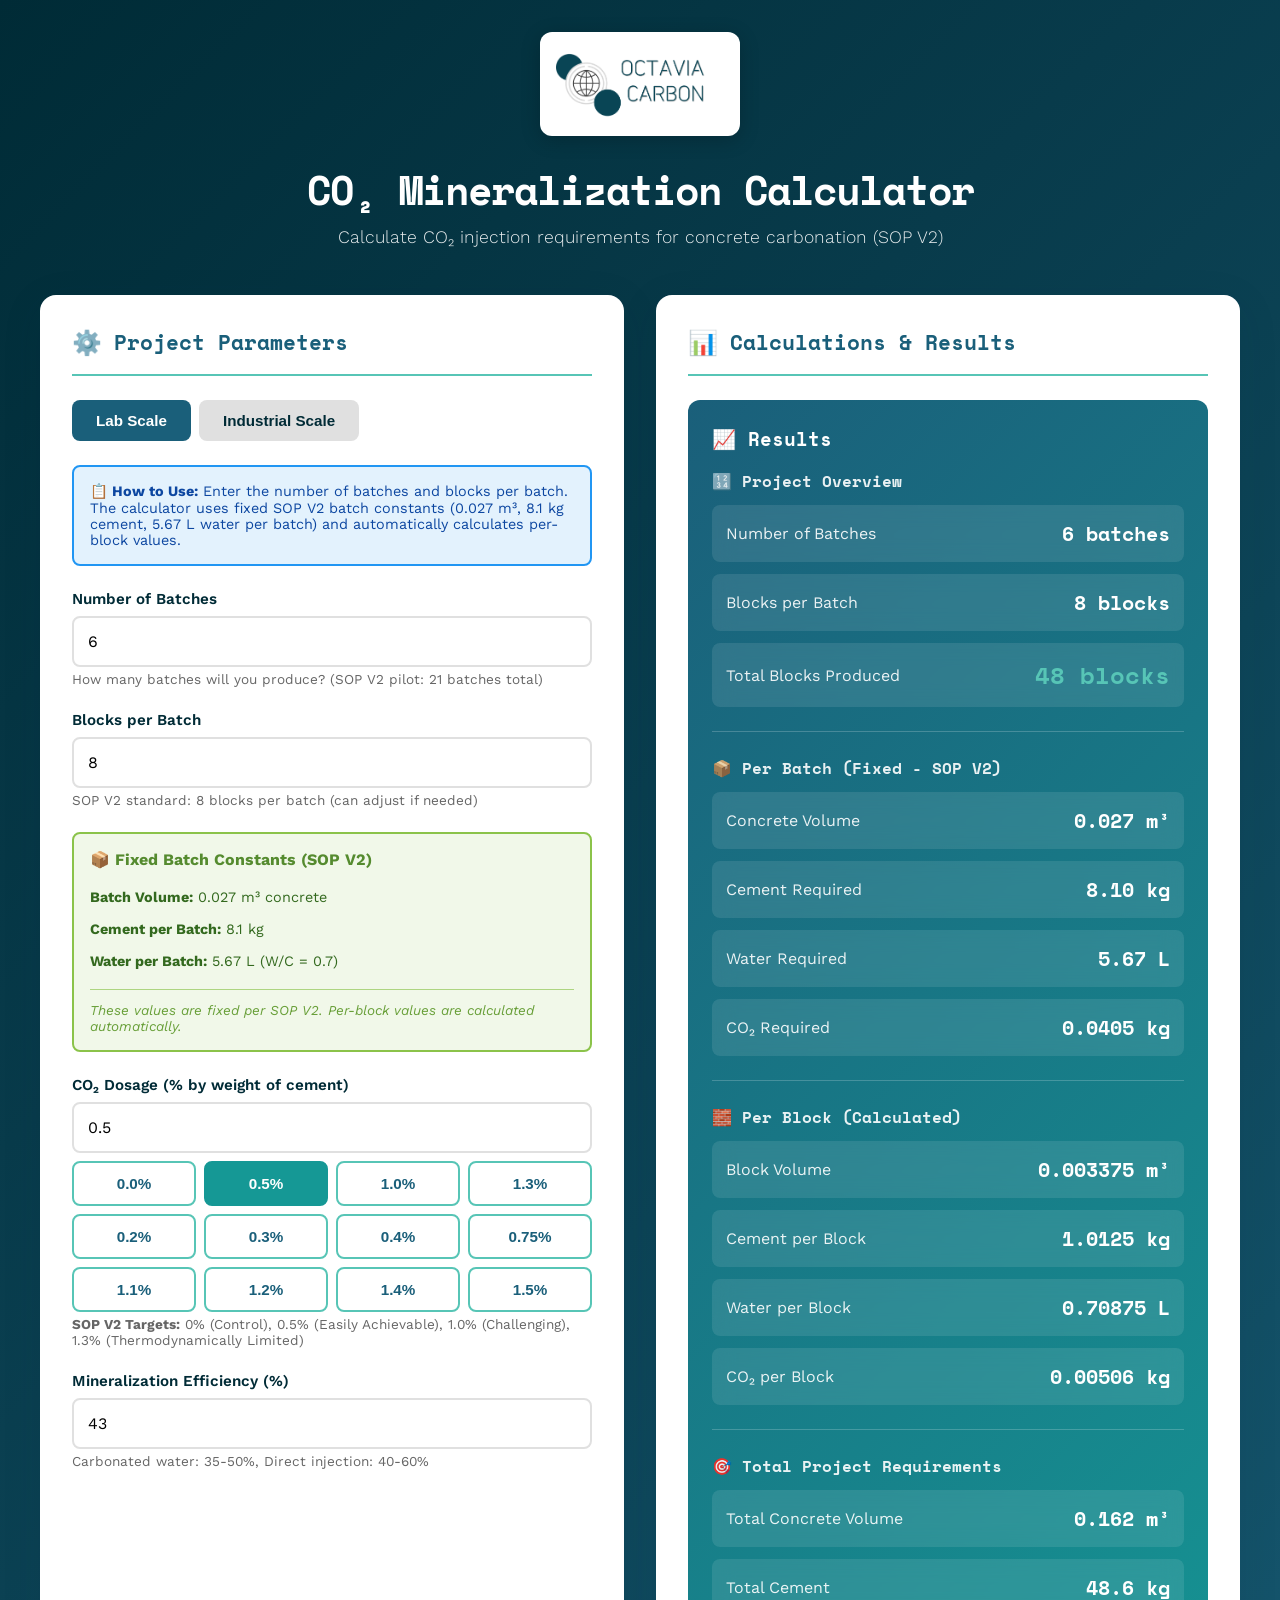
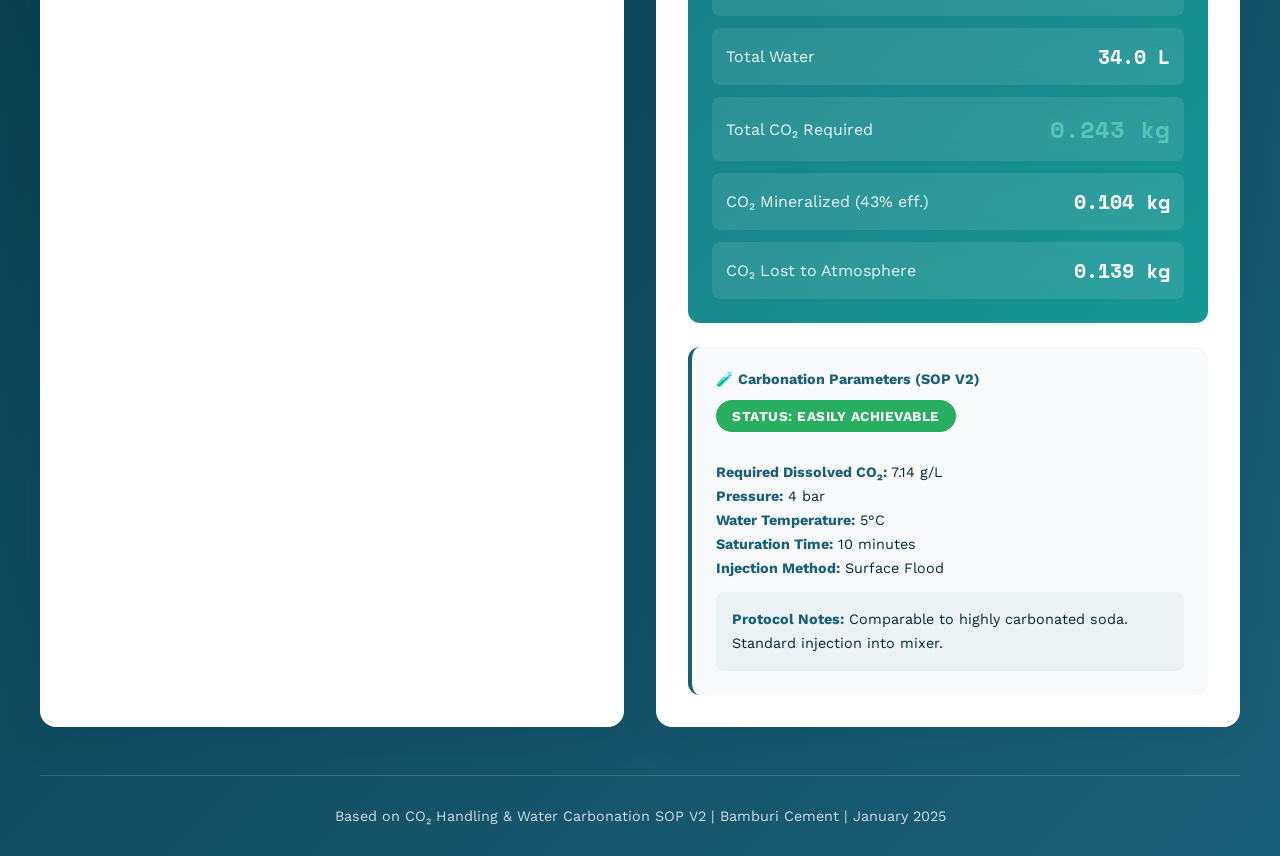
<file: index.html>
<!DOCTYPE html>
<html lang="en">
<head>
    <meta charset="UTF-8">
    <meta name="viewport" content="width=device-width, initial-scale=1.0">
    <title>CO₂ Mineralization Calculator | Bamburi Cement - SOP V2</title>
    <link rel="stylesheet" href="styles.css">
</head>
<body>
    <div class="container">
        <div class="header">
            <div class="logo-container">
                <img src="Octavia Logo.svg" alt="Octavia Logo" class="logo">
            </div>
            <h1>CO₂ Mineralization Calculator</h1>
            <p>Calculate CO₂ injection requirements for concrete carbonation (SOP V2)</p>
        </div>
        
        <div class="calculator-grid">
            <!-- Input Card -->
            <div class="card">
                <div class="card-header">
                    <span class="icon">⚙️</span>
                    <h2>Project Parameters</h2>
                </div>
                
                <div class="tabs">
                    <button class="tab active" onclick="switchTab('lab')">Lab Scale</button>
                    <button class="tab" onclick="switchTab('industrial')">Industrial Scale</button>
                </div>
                
                <!-- Lab Scale Tab -->
                <div id="lab-tab" class="tab-content active">
                    <div class="info-box">
                        <strong>📋 How to Use:</strong> Enter the number of batches and blocks per batch. 
                        The calculator uses fixed SOP V2 batch constants (0.027 m³, 8.1 kg cement, 5.67 L water per batch) 
                        and automatically calculates per-block values.
                    </div>
                    
                    <div class="input-group">
                        <label>Number of Batches</label>
                        <input type="number" id="lab-batches" value="6" min="1" step="1" oninput="calculate()">
                        <div class="input-helper">How many batches will you produce? (SOP V2 pilot: 21 batches total)</div>
                    </div>
                    
                    <div class="input-group">
                        <label>Blocks per Batch</label>
                        <input type="number" id="lab-blocks-per-batch" value="8" min="1" step="1" oninput="calculate()">
                        <div class="input-helper">SOP V2 standard: 8 blocks per batch (can adjust if needed)</div>
                    </div>
                    
                    <div class="fixed-constants-box">
                        <h4>📦 Fixed Batch Constants (SOP V2)</h4>
                        <div class="constant-item">
                            <strong>Batch Volume:</strong> 0.027 m³ concrete
                        </div>
                        <div class="constant-item">
                            <strong>Cement per Batch:</strong> 8.1 kg
                        </div>
                        <div class="constant-item">
                            <strong>Water per Batch:</strong> 5.67 L (W/C = 0.7)
                        </div>
                        <div class="helper-note">
                            These values are fixed per SOP V2. Per-block values are calculated automatically.
                        </div>
                    </div>
                </div>
                
                <!-- Industrial Scale Tab -->
                <div id="industrial-tab" class="tab-content">
                    <div class="disclaimer-box">
                        <strong>⚠️ Note:</strong> Industrial scale calculations are based on general principles. 
                        SOP V2 focuses on lab/pilot scale testing. Use these calculations as estimates only.
                    </div>
                    
                    <div class="input-group">
                        <label>Production Volume (m³/year)</label>
                        <input type="number" id="ind-volume" value="100000" min="1000" step="1000" oninput="calculate()">
                        <div class="input-helper">Annual concrete production</div>
                    </div>
                    
                    <div class="input-group">
                        <label>Cement Content (kg/m³)</label>
                        <input type="number" id="ind-cement" value="350" min="100" step="10" oninput="calculate()">
                        <div class="input-helper">Typical: 300-400 kg/m³</div>
                    </div>
                    
                    <div class="input-group">
                        <label>Operating Days per Year</label>
                        <input type="number" id="ind-days" value="250" min="100" max="365" oninput="calculate()">
                        <div class="input-helper">Typical: 250 days</div>
                    </div>
                    
                    <div class="input-group">
                        <label>Cement Reduction Factor (%)</label>
                        <input type="number" id="cement-reduction" value="5" min="0" max="10" step="0.5" oninput="calculate()">
                        <div class="input-helper">Based on research: typically 3-5% achievable with CO₂ mineralization</div>
                    </div>
                </div>
                
                <!-- CO2 Dosage Selection -->
                <div class="input-group">
                    <label>CO₂ Dosage (% by weight of cement)</label>
                    <input type="number" id="dosage" value="0.5" step="0.05" min="0" max="1.5" oninput="calculate()">
                    <div class="dosage-buttons">
                        <button class="dosage-btn" onclick="setDosage(0)">0.0%</button>
                        <button class="dosage-btn active" onclick="setDosage(0.5)">0.5%</button>
                        <button class="dosage-btn" onclick="setDosage(1.0)">1.0%</button>
                        <button class="dosage-btn" onclick="setDosage(1.3)">1.3%</button>
                    </div>
                    <div class="dosage-buttons-extended">
                        <button class="dosage-btn" onclick="setDosage(0.2)">0.2%</button>
                        <button class="dosage-btn" onclick="setDosage(0.3)">0.3%</button>
                        <button class="dosage-btn" onclick="setDosage(0.4)">0.4%</button>
                        <button class="dosage-btn" onclick="setDosage(0.75)">0.75%</button>
                    </div>
                    <div class="dosage-buttons-extended">
                        <button class="dosage-btn" onclick="setDosage(1.1)">1.1%</button>
                        <button class="dosage-btn" onclick="setDosage(1.2)">1.2%</button>
                        <button class="dosage-btn" onclick="setDosage(1.4)">1.4%</button>
                        <button class="dosage-btn" onclick="setDosage(1.5)">1.5%</button>
                    </div>
                    <div class="input-helper">
                        <strong>SOP V2 Targets:</strong> 0% (Control), 0.5% (Easily Achievable), 1.0% (Challenging), 1.3% (Thermodynamically Limited)
                    </div>
                </div>
                
                <div class="input-group">
                    <label>Mineralization Efficiency (%)</label>
                    <input type="number" id="efficiency" value="43" min="10" max="100" oninput="calculate()">
                    <div class="input-helper">Carbonated water: 35-50%, Direct injection: 40-60%</div>
                </div>
            </div>
            
            <!-- Results Card -->
            <div class="card">
                <div class="card-header">
                    <span class="icon">📊</span>
                    <h2>Calculations & Results</h2>
                </div>
                
                <div id="results-container">
                    <!-- Results will be populated by JavaScript -->
                </div>
                
                <div id="carbonation-params">
                    <!-- Carbonation parameters will be shown here -->
                </div>
            </div>
        </div>
        
        <div class="footer">
            <p>Based on CO₂ Handling & Water Carbonation SOP V2 | Bamburi Cement | January 2025</p>
        </div>
    </div>
    
    <script src="calculator.js"></script>
</body>
</html>
</file>
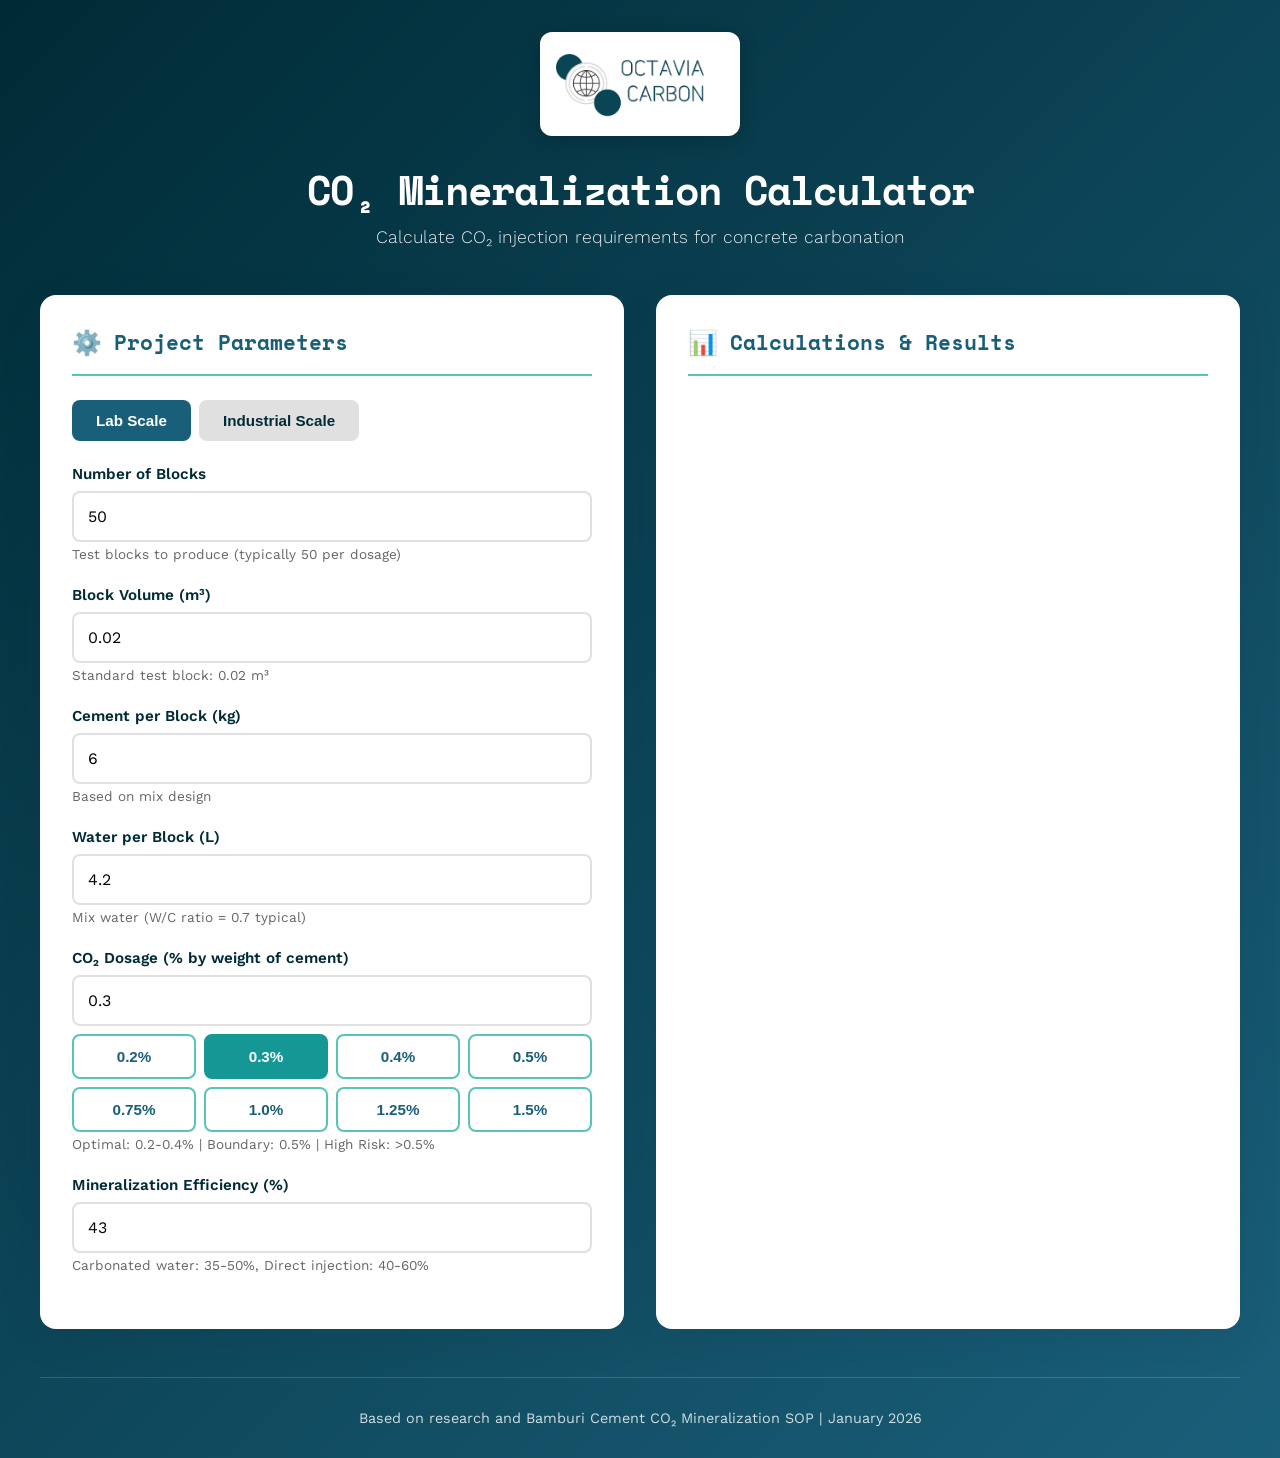
<file: co2_calculator (1).html>
<!DOCTYPE html>
<html lang="en">
<head>
    <meta charset="UTF-8">
    <meta name="viewport" content="width=device-width, initial-scale=1.0">
    <title>CO₂ Mineralization Calculator | Bamburi Cement</title>
    <link rel="stylesheet" href="styles.css">
</head>
<body>
    <div class="container">
        <div class="header">
            <div class="logo-container">
                <img src="Octavia Logo.svg" alt="Octavia Logo" class="logo">
            </div>
            <h1>CO₂ Mineralization Calculator</h1>
            <p>Calculate CO₂ injection requirements for concrete carbonation</p>
        </div>
        
        <div class="calculator-grid">
            <!-- Input Card -->
            <div class="card">
                <div class="card-header">
                    <span class="icon">⚙️</span>
                    <h2>Project Parameters</h2>
                </div>
                
                <div class="tabs">
                    <button class="tab active" onclick="switchTab('lab')">Lab Scale</button>
                    <button class="tab" onclick="switchTab('industrial')">Industrial Scale</button>
                </div>
                
                <!-- Lab Scale Tab -->
                <div id="lab-tab" class="tab-content active">
                    <div class="input-group">
                        <label>Number of Blocks</label>
                        <input type="number" id="lab-blocks" value="50" min="1" oninput="calculate()">
                        <div class="input-helper">Test blocks to produce (typically 50 per dosage)</div>
                    </div>
                    
                    <div class="input-group">
                        <label>Block Volume (m³)</label>
                        <input type="number" id="lab-volume" value="0.02" step="0.001" min="0.001" oninput="calculate()">
                        <div class="input-helper">Standard test block: 0.02 m³</div>
                    </div>
                    
                    <div class="input-group">
                        <label>Cement per Block (kg)</label>
                        <input type="number" id="lab-cement" value="6" step="0.1" min="0.1" oninput="calculate()">
                        <div class="input-helper">Based on mix design</div>
                    </div>
                    
                    <div class="input-group">
                        <label>Water per Block (L)</label>
                        <input type="number" id="lab-water" value="4.2" step="0.1" min="0.1" oninput="calculate()">
                        <div class="input-helper">Mix water (W/C ratio = 0.7 typical)</div>
                    </div>
                </div>
                
                <!-- Industrial Scale Tab -->
                <div id="industrial-tab" class="tab-content">
                    <div class="input-group">
                        <label>Production Volume (m³/year)</label>
                        <input type="number" id="ind-volume" value="100000" min="1000" step="1000" oninput="calculate()">
                        <div class="input-helper">Annual concrete production</div>
                    </div>
                    
                    <div class="input-group">
                        <label>Cement Content (kg/m³)</label>
                        <input type="number" id="ind-cement" value="350" min="100" step="10" oninput="calculate()">
                        <div class="input-helper">Typical: 300-400 kg/m³</div>
                    </div>
                    
                    <div class="input-group">
                        <label>Operating Days per Year</label>
                        <input type="number" id="ind-days" value="250" min="100" max="365" oninput="calculate()">
                        <div class="input-helper">Typical: 250 days</div>
                    </div>
                </div>
                
                <!-- CO2 Dosage Selection -->
                <div class="input-group">
                    <label>CO₂ Dosage (% by weight of cement)</label>
                    <input type="number" id="dosage" value="0.3" step="0.05" min="0.1" max="1.5" oninput="calculate()">
                    <div class="dosage-buttons">
                        <button class="dosage-btn" onclick="setDosage(0.2)">0.2%</button>
                        <button class="dosage-btn active" onclick="setDosage(0.3)">0.3%</button>
                        <button class="dosage-btn" onclick="setDosage(0.4)">0.4%</button>
                        <button class="dosage-btn" onclick="setDosage(0.5)">0.5%</button>
                    </div>
                    <div class="dosage-buttons-extended">
                        <button class="dosage-btn" onclick="setDosage(0.75)">0.75%</button>
                        <button class="dosage-btn" onclick="setDosage(1.0)">1.0%</button>
                        <button class="dosage-btn" onclick="setDosage(1.25)">1.25%</button>
                        <button class="dosage-btn" onclick="setDosage(1.5)">1.5%</button>
                    </div>
                    <div class="input-helper">Optimal: 0.2-0.4% | Boundary: 0.5% | High Risk: >0.5%</div>
                </div>
                
                <div class="input-group">
                    <label>Mineralization Efficiency (%)</label>
                    <input type="number" id="efficiency" value="43" min="10" max="100" oninput="calculate()">
                    <div class="input-helper">Carbonated water: 35-50%, Direct injection: 40-60%</div>
                </div>
            </div>
            
            <!-- Results Card -->
            <div class="card">
                <div class="card-header">
                    <span class="icon">📊</span>
                    <h2>Calculations & Results</h2>
                </div>
                
                <div id="results-container">
                    <!-- Results will be populated by JavaScript -->
                </div>
                
                <div id="alerts-container">
                    <!-- Alerts will be populated by JavaScript -->
                </div>
                
                <div id="carbonation-params">
                    <!-- Carbonation parameters will be shown here -->
                </div>
            </div>
        </div>
        
        <div class="footer">
            <p>Based on research and Bamburi Cement CO₂ Mineralization SOP | January 2026</p>
        </div>
    </div>
    
    <script src="calculator.js"></script>
</body>
</html>
</file>
<file: styles.css>
@import url('https://fonts.googleapis.com/css2?family=Space+Mono:wght@400;700&family=Work+Sans:wght@300;400;600;700&display=swap');

* {
    margin: 0;
    padding: 0;
    box-sizing: border-box;
}

:root {
    --primary: #1a5f7a;
    --secondary: #159895;
    --accent: #57c5b6;
    --dark: #002b36;
    --light: #f8f9fa;
    --warning: #f39c12;
    --danger: #e74c3c;
    --success: #27ae60;
    --info: #3498db;
    --shadow: rgba(0, 43, 54, 0.1);
}

body {
    font-family: 'Work Sans', sans-serif;
    background: linear-gradient(135deg, #002b36 0%, #1a5f7a 100%);
    min-height: 100vh;
    padding: 2rem 1rem;
    color: var(--dark);
}

.container {
    max-width: 1200px;
    margin: 0 auto;
}

.header {
    text-align: center;
    margin-bottom: 3rem;
    color: white;
}

.logo-container {
    margin-bottom: 1.5rem;
    display: flex;
    justify-content: center;
    align-items: center;
}

.logo {
    max-width: 200px;
    height: auto;
    background: white;
    padding: 1rem;
    border-radius: 12px;
    box-shadow: 0 4px 20px rgba(0, 0, 0, 0.2);
}

.logo-placeholder {
    width: 200px;
    height: 80px;
    background: white;
    border-radius: 12px;
    display: flex;
    align-items: center;
    justify-content: center;
    font-family: 'Space Mono', monospace;
    color: var(--primary);
    font-weight: 700;
    font-size: 1.2rem;
    box-shadow: 0 4px 20px rgba(0, 0, 0, 0.2);
}

.header h1 {
    font-family: 'Space Mono', monospace;
    font-size: 2.5rem;
    margin-bottom: 0.5rem;
    letter-spacing: -1px;
}

.header p {
    font-size: 1.1rem;
    opacity: 0.9;
    font-weight: 300;
}

.calculator-grid {
    display: grid;
    grid-template-columns: 1fr 1fr;
    gap: 2rem;
    margin-bottom: 2rem;
}

@media (max-width: 768px) {
    .calculator-grid {
        grid-template-columns: 1fr;
    }
}

.card {
    background: white;
    border-radius: 16px;
    padding: 2rem;
    box-shadow: 0 10px 40px var(--shadow);
}

.card-header {
    display: flex;
    align-items: center;
    gap: 0.75rem;
    margin-bottom: 1.5rem;
    padding-bottom: 1rem;
    border-bottom: 2px solid var(--accent);
}

.card-header h2 {
    font-family: 'Space Mono', monospace;
    font-size: 1.3rem;
    color: var(--primary);
}

.icon {
    font-size: 1.5rem;
}

.input-group {
    margin-bottom: 1.5rem;
}

.input-group label {
    display: block;
    font-weight: 600;
    margin-bottom: 0.5rem;
    color: var(--dark);
    font-size: 0.95rem;
}

.input-helper {
    font-size: 0.85rem;
    color: #666;
    margin-top: 0.25rem;
}

input[type="number"], select {
    width: 100%;
    padding: 0.875rem;
    border: 2px solid #e0e0e0;
    border-radius: 8px;
    font-size: 1rem;
    font-family: 'Work Sans', sans-serif;
    transition: all 0.3s ease;
}

input[type="number"]:focus, select:focus {
    outline: none;
    border-color: var(--accent);
    box-shadow: 0 0 0 3px rgba(87, 197, 182, 0.1);
}

.dosage-buttons, .dosage-buttons-extended {
    display: grid;
    grid-template-columns: repeat(4, 1fr);
    gap: 0.5rem;
    margin-top: 0.5rem;
}

.dosage-btn {
    padding: 0.75rem;
    border: 2px solid var(--accent);
    background: white;
    border-radius: 8px;
    cursor: pointer;
    font-weight: 600;
    font-size: 0.95rem;
    transition: all 0.3s ease;
    color: var(--primary);
}

.dosage-btn:hover {
    background: var(--accent);
    color: white;
    transform: translateY(-2px);
}

.dosage-btn.active {
    background: var(--secondary);
    border-color: var(--secondary);
    color: white;
}

.results {
    background: linear-gradient(135deg, var(--primary) 0%, var(--secondary) 100%);
    color: white;
    border-radius: 12px;
    padding: 1.5rem;
    margin-top: 1.5rem;
}

.results h3 {
    font-family: 'Space Mono', monospace;
    margin-bottom: 1rem;
    font-size: 1.2rem;
}

.result-row {
    display: flex;
    justify-content: space-between;
    align-items: center;
    padding: 0.875rem;
    background: rgba(255, 255, 255, 0.1);
    border-radius: 8px;
    margin-bottom: 0.75rem;
    backdrop-filter: blur(10px);
}

.result-row:last-child {
    margin-bottom: 0;
}

.result-label {
    font-weight: 400;
    opacity: 0.9;
}

.result-value {
    font-family: 'Space Mono', monospace;
    font-size: 1.25rem;
    font-weight: 700;
}

.result-value.large {
    font-size: 1.5rem;
    color: var(--accent);
}

.tabs {
    display: flex;
    gap: 0.5rem;
    margin-bottom: 1.5rem;
}

.tab {
    padding: 0.75rem 1.5rem;
    background: #e0e0e0;
    border: none;
    border-radius: 8px;
    cursor: pointer;
    font-weight: 600;
    font-size: 0.95rem;
    transition: all 0.3s ease;
    color: var(--dark);
}

.tab.active {
    background: var(--primary);
    color: white;
}

.tab-content {
    display: none;
}

.tab-content.active {
    display: block;
}

.concentration-info {
    background: #f8f9fa;
    padding: 1.5rem;
    border-radius: 12px;
    margin-top: 1.5rem;
    font-size: 0.9rem;
    border-left: 4px solid var(--primary);
}

.concentration-info strong {
    color: var(--primary);
}

.status-badge {
    display: inline-block;
    padding: 0.5rem 1rem;
    border-radius: 20px;
    font-size: 0.85rem;
    font-weight: 700;
    margin-bottom: 1rem;
    text-transform: uppercase;
    letter-spacing: 0.5px;
}

.status-control {
    background: var(--info);
    color: white;
}

.status-good {
    background: var(--success);
    color: white;
}

.status-warning {
    background: var(--warning);
    color: white;
}

.status-danger {
    background: var(--danger);
    color: white;
}

.protocol-notes {
    margin-top: 1rem;
    padding: 1rem;
    background: rgba(26, 95, 122, 0.05);
    border-radius: 8px;
    font-size: 0.9rem;
    line-height: 1.6;
}

.disclaimer-box {
    background: #fff3cd;
    border: 2px solid #ffc107;
    border-radius: 8px;
    padding: 1rem;
    margin-bottom: 1.5rem;
    font-size: 0.9rem;
    color: #856404;
}

.footer {
    text-align: center;
    margin-top: 3rem;
    padding-top: 2rem;
    border-top: 1px solid rgba(255, 255, 255, 0.2);
    color: white;
    opacity: 0.8;
    font-size: 0.9rem;
}

.badge {
    display: inline-block;
    padding: 0.25rem 0.75rem;
    border-radius: 12px;
    font-size: 0.8rem;
    font-weight: 600;
    margin-left: 0.5rem;
}

.badge-optimal {
    background: var(--success);
    color: white;
}

.badge-risky {
    background: var(--warning);
    color: white;
}

.badge-notrecommended {
    background: var(--danger);
    color: white;
}

/* Additional styles for V3 updates */
.info-box {
    background: #e3f2fd;
    border: 2px solid #2196f3;
    border-radius: 8px;
    padding: 1rem;
    margin-bottom: 1.5rem;
    font-size: 0.9rem;
    color: #0d47a1;
}

.fixed-constants-box {
    background: #f1f8e9;
    border: 2px solid #8bc34a;
    border-radius: 8px;
    padding: 1rem;
    margin-top: 1.5rem;
    margin-bottom: 1.5rem;
}

.fixed-constants-box h4 {
    color: #558b2f;
    margin-bottom: 0.75rem;
    font-size: 1rem;
}

.constant-item {
    padding: 0.5rem 0;
    font-size: 0.9rem;
    color: #33691e;
}

.helper-note {
    margin-top: 0.75rem;
    padding-top: 0.75rem;
    border-top: 1px solid #aed581;
    font-size: 0.85rem;
    color: #689f38;
    font-style: italic;
}

.results-section {
    margin-bottom: 1.5rem;
    padding-bottom: 1.5rem;
    border-bottom: 1px solid rgba(255, 255, 255, 0.2);
}

.results-section:last-child {
    border-bottom: none;
    padding-bottom: 0;
    margin-bottom: 0;
}

.results-section h4 {
    font-family: 'Space Mono', monospace;
    font-size: 1rem;
    margin-bottom: 0.75rem;
    opacity: 0.9;
}
</file>
